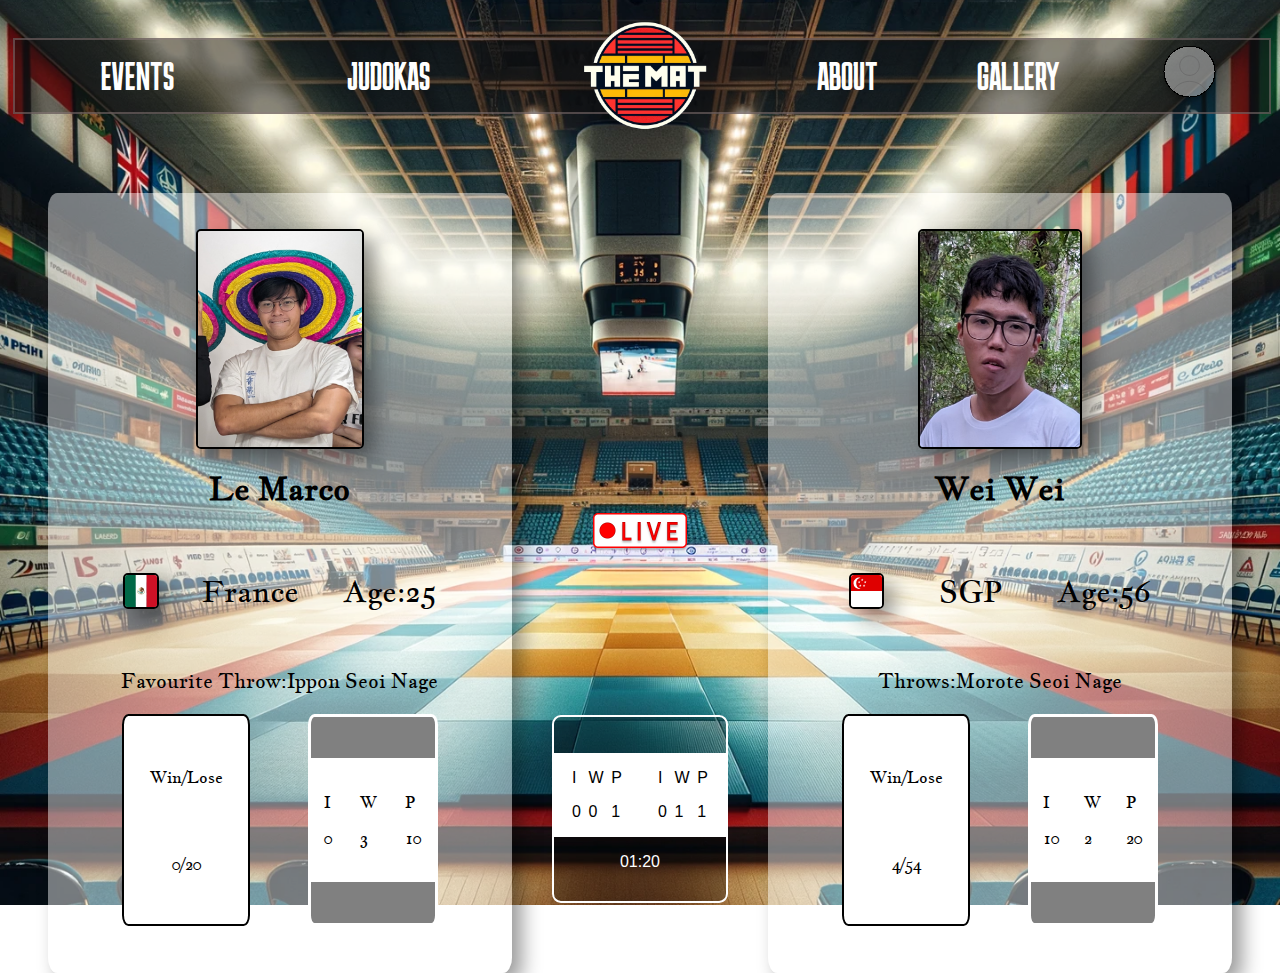
<file: index.html>
<!DOCTYPE html>
<html>
<head>
    <meta charset="UTF-8">
    <meta name="viewport" content="width=device-width, initial-scale=1">
    <title>The MAT</title>
    <link rel="stylesheet" href="css/style.css">
    <link href='https://fonts.googleapis.com/css?family=Karantina' rel='stylesheet'>
    <link href='https://fonts.googleapis.com/css?family=Jacques Francois' rel='stylesheet'>
</head>
<body class="homepage-body">
    <div class="container">
        <div class="header">
            <nav class="navbar">
                <div class="hamburger-menu" onclick="toggleHamburgerMenu()">
                    &#9776;
                </div>
                <div class="dropdown-content">
                    <ul>
                        <li><a href="index.html">HOME</a></li>
                        <li><a href="Events.html">EVENTS</a></li>
                        <li><a href="Judokas.html">JUDOKAS</a></li>
                        <li><a href="About.html">ABOUT</a></li>
                        <li><a href="Gallery.html">GALLERY</a></li>
                        <li><a href="Login.html">ACCOUNT</a></li>
                    </ul>
                </div>
                    <div class="nav_left">
                        <ul>
                            <li><a href="Events.html">EVENTS</a></li>
                            <li><a href="Judokas.html">JUDOKAS</a></li>
                            
                        </ul>
                    </div>
                    <div class="nav_center">
                        
                        <a href="index.html"><img src="./images/logo.png"></a>
                        
                    </div>
                    <div class="nav_right">
                        <ul>
                            <li><a href="About.html">ABOUT</a></li>
                            <li><a href="Gallery.html">GALLERY</a></li>
                            <li><img src="./images/Login.svg" class="menu-icon" id="loginImage" onclick="toggleMenu()"></li>
                        </ul>
                        
                        <!-- <img src="./images/Login.png" class="menu-icon" onclick="toggleMenu()"> -->
                    </div>
                    
            </nav>
        
        </div>
        <div class="Live-Stream">
            <div class="player">
                <div class="player-profile">
                    <img src="./images/Le_Marco.jpg">
                </div>
                <div class = "player-name">
                    <h1>Le Marco</h1>
                </div>
                <div class="player-info">
                    <div class="player-info-box">
                        <div class="country-pic">
                            <img src="./images/countries/mx.svg" class="logo-country" alt="country">
                        </div>
                        <div class="country-name">
                            <p>France</p>
                        </div>
                        <div class="player-age">
                            <p>Age: </p>
                            <p>25</p>
                        </div>
                    </div>
                    <div class="player-throw">
                        <p>Favourite Throw: </p>
                        <p>Ippon Seoi Nage</p>
                    </div>
                    <div class="player-points">
                        <div class="player-streak">
                            <p>Win/Lose</p>
                            <p>0/20</p>
                        </div>
                        <div class="player-streak-score">
                            <div class="player-streak-score-points">
                                <div class="ippon">
                                    <p>I</p>
                                    <p>0</p>
                                </div>
                                <div class="wazari">
                                    <p>W</p>
                                    <p>3</p>
                                </div>
                                <div class="penalty">
                                    <p>P</p>
                                    <p>10</p>
                                </div> 
                            </div>
                        </div>
                        
                    </div>
                </div> 
            </div>

            <div class="info">
                <div class="info-button">
                    <button onclick="showLive()">
                        <img src="./images/LIVE icon.png" alt="Live Button">
                    </button>
                </div>
        
                <div class="score-board">
                    <div class="total-score">
                        <div class="player-score">
                            <div class="ippon">
                                <p>I</p>
                                <p>0</p>
                            </div>
                            <div class="wazari">
                                <p>W</p>
                                <p>0</p>
                            </div>
                            <div class="penalty">
                                <p>P</p>
                                <p>1</p>
                            </div>
                        </div>
                        <div class="player-score">
                            <div class="ippon">
                                <p>I</p>
                                <p>0</p>
                            </div>
                            <div class="wazari">
                                <p>W</p>
                                <p>1</p>
                            </div>
                            <div class="penalty">
                                <p>P</p>
                                <p>1</p>
                            </div>
                        </div>
                    </div>
                    <div class="match-time">
                        <p>01:20</p>
                    </div>
                    
                </div>
            </div>
            <div class="player">
                <div class="player-profile">
                    <img src="./images/Wei_Wei.jpg">
                </div>
                <div class = "player-name">
                    <h1>Wei Wei</h1>
                </div>
                <div class="player-info">
                    <div class="player-info-box">
                        <div class="country-pic">
                            <img src="./images/countries/sg.svg" class="logo-country" alt="country">
                        </div>
                        <div class="country-name">
                            <p>SGP</p>
                        </div>
                        <div class="player-age">
                            <p>Age: </p>
                            <p>56</p>
                        </div>
                    </div>
                    <div class="player-throw">
                        <p>Throws: </p>
                        <p>Morote Seoi Nage</p>
                    </div>
                    <div class="player-points">
                        <div class="player-streak">
                            <p>Win/Lose</p>
                            <p>4/54</p>
                        </div>
                        <div class="player-streak-score">
                            <div class="player-streak-score-points">
                                <div class="ippon">
                                    <p>I</p>
                                    <p>10</p>
                                </div>
                                <div class="wazari">
                                    <p>W</p>
                                    <p>2</p>
                                </div>
                                <div class="penalty">
                                    <p>P</p>
                                    <p>20</p>
                                </div> 
                            </div>
                        </div>
                        
                    </div>
                    <!-- <h2>Live Stream</h2>
                    <iframe width="560" height="315" src="https://www.youtube.com/embed/7J3Z1J1fj6A" frameborder="0" allow="accelerometer; autoplay; encrypted-media; gyroscope; picture-in-picture" allowfullscreen></iframe> -->
                </div> 
            </div>
            <!-- <h2>Live Stream</h2>
            <iframe width="560" height="315" src="https://www.youtube.com/embed/7J3Z1J1fj6A" frameborder="0" allow="accelerometer; autoplay; encrypted-media; gyroscope; picture-in-picture" allowfullscreen></iframe> -->
        </div>
    
    <script src="./js/script.js"></script>
    <script src="./js/login.js"></script>
    <script src="./js/hamburgerMenu.js"></script>


</body>
</html>
</file>
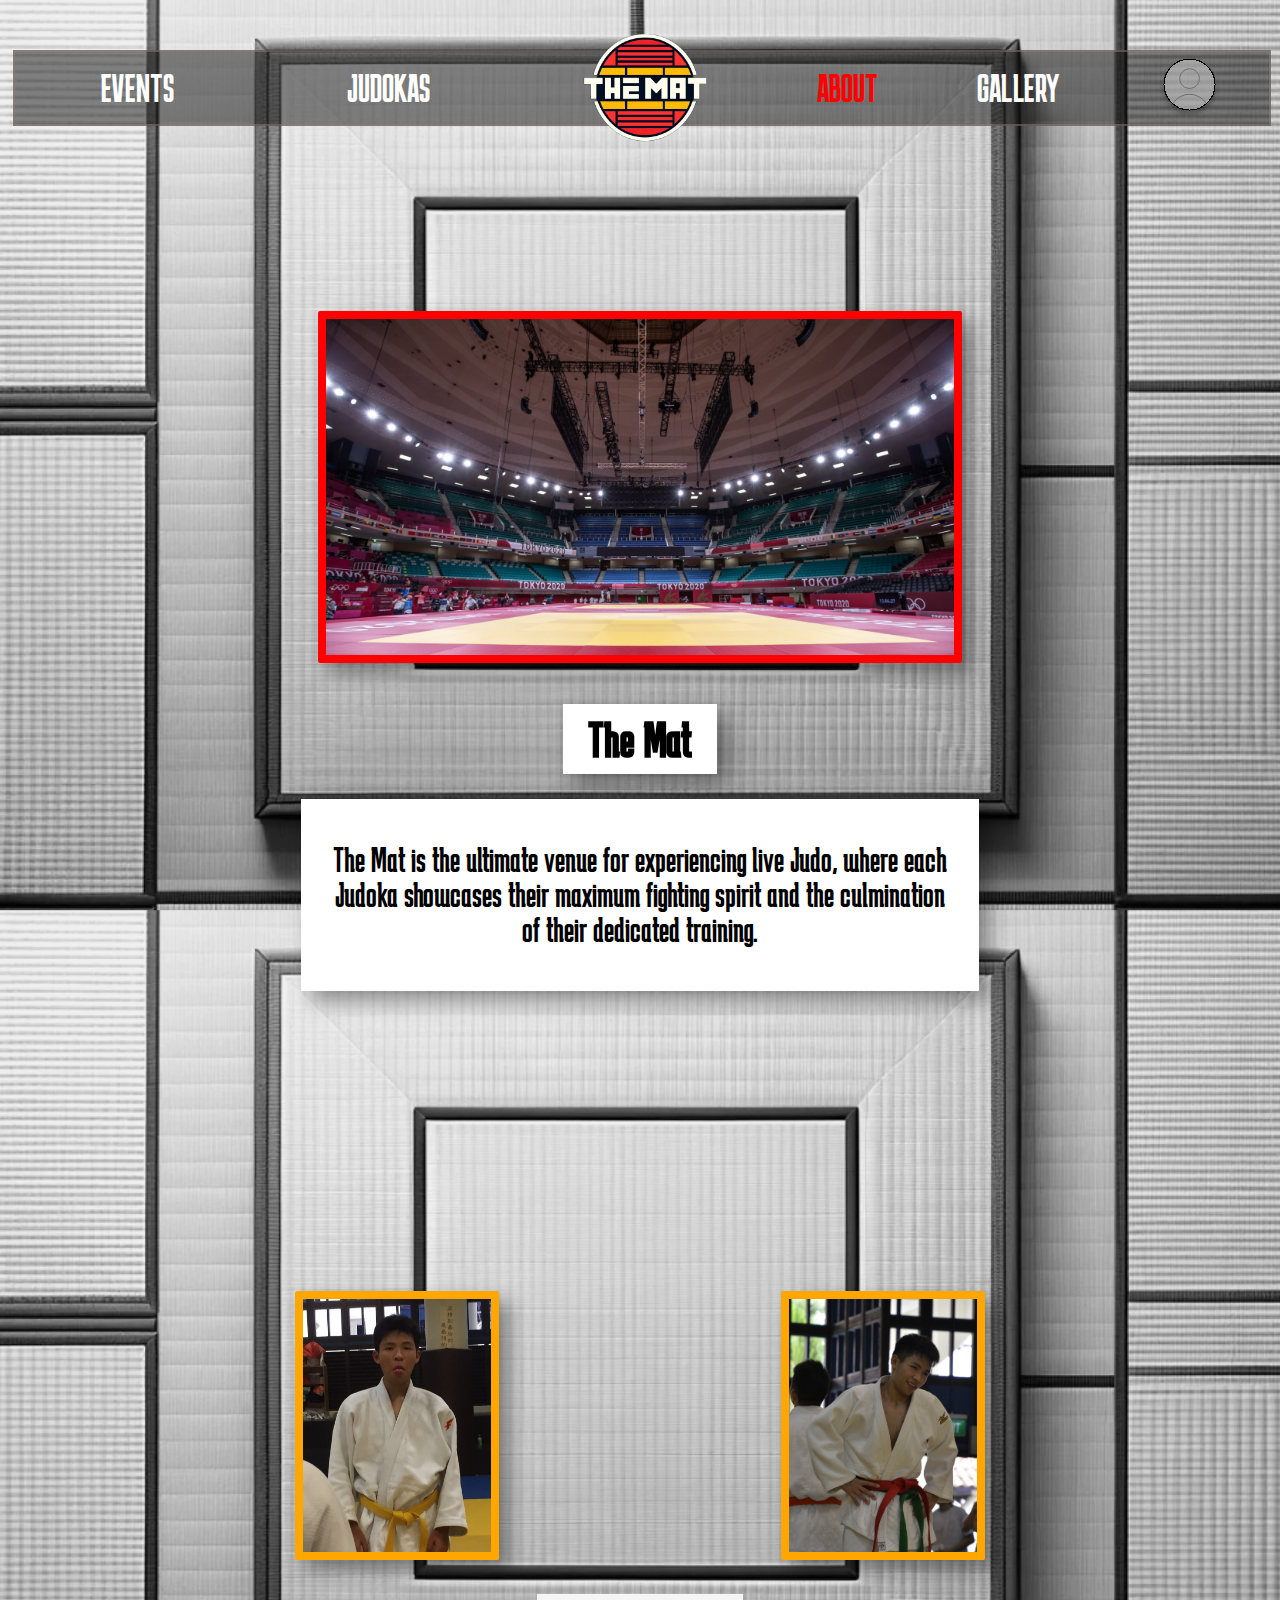
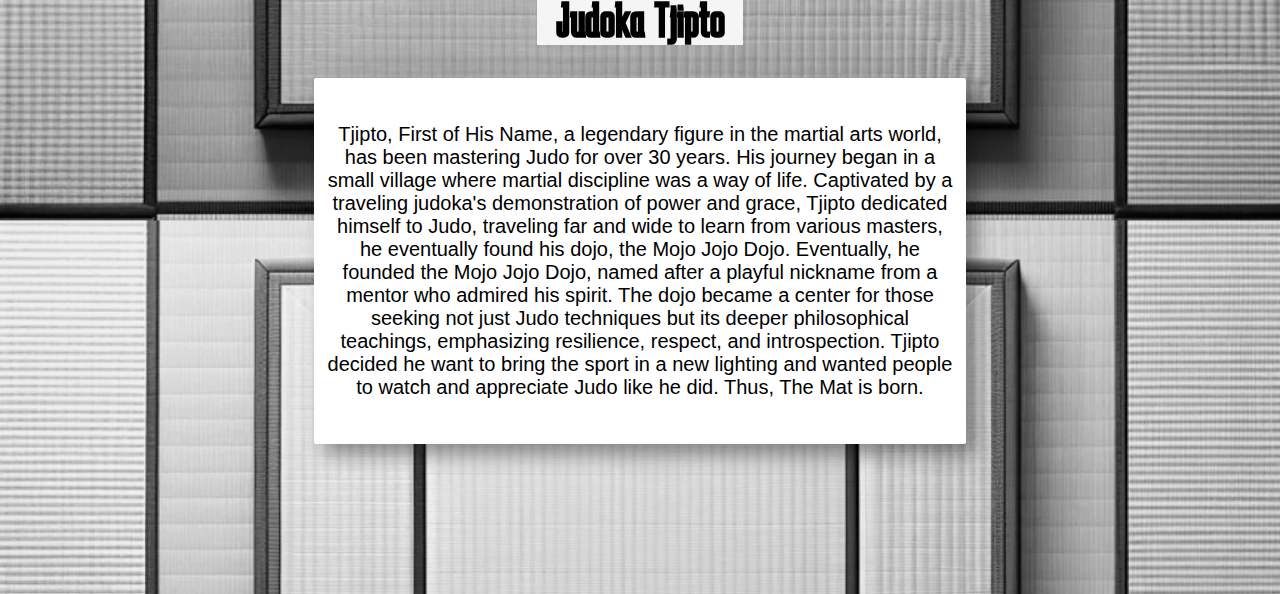
<file: About.html>
<!DOCTYPE html>
<html lang="en">
<head>
    <meta charset="UTF-8">
    <meta name="viewport" content="width=device-width, initial-scale=1">
    <title>About Page</title>
    <link rel="stylesheet" href="css/style.css">
    <link href='https://fonts.googleapis.com/css?family=Karantina' rel='stylesheet'>
    <link href='https://fonts.googleapis.com/css?family=Jacques Francois' rel='stylesheet'>

    

</head>
<body class="about-body">
    
    <div class="container">
        
        <div class="header">
            <nav class="navbar">
                <div class="hamburger-menu" onclick="toggleHamburgerMenu()">
                    &#9776;
                </div>
                <div class="dropdown-content">
                    <ul>
                        <li><a href="index.html">HOME</a></li>
                        <li><a href="Events.html">EVENTS</a></li>
                        <li><a href="Judokas.html">JUDOKAS</a></li>
                        <li><a href="About.html">ABOUT</a></li>
                        <li><a href="Gallery.html">GALLERY</a></li>
                        <li><a href="Login.html">ACCOUNT</a></li>
                    </ul>
                </div>
                    <div class="nav_left">
                        <ul>
                            <li><a href="Events.html">EVENTS</a></li>
                            <li><a href="Judokas.html">JUDOKAS</a></li>
                            
                        </ul>
                    </div>
                    <div class="nav_center">
                        
                        <a href="index.html"><img src="./images/logo.png"></a>
                        
                    </div>
                    <div class="nav_right">
                        <ul>
                            <li><a href="About.html" class="active">ABOUT</a></li>
                            <li><a href="Gallery.html">GALLERY</a></li>
                            <li><img src="./images/Login.svg" class="menu-icon" id="loginImage" onclick="toggleMenu()"></li>
                        </ul>
                        
                        <!-- <img src="./images/Login.png" class="menu-icon" onclick="toggleMenu()"> -->
                    </div>
                    
            </nav>
        
        </div>
        <div class="about-info">

            <div class="about-the-mat">
                <div class="about-the-mat-picture">
                    <img src="./images/Judo_venue_of_the_2020_Summer_Olympics.jpg">
                </div>
                <div class="about-the-mat-title">
                    <h1>The Mat</h1>
                </div>
                <div class="about-the-mat-text" alt="The Mat about">
                    
                    <p>The Mat is the ultimate venue for experiencing live Judo, where each Judoka showcases their maximum fighting spirit and the culmination of their dedicated training.</p>
                </div>
            </div>
            <div class="about-sensei">
                <div class="about-sensei-picture">
                    <img src="./images/yellow belt.jpg">
                    <img src="./images/green belt.JPG">
                </div>
                <div class="about-sensei-title">
                    <h1>Judoka Tjipto</h1>
                </div>
                <div class="about-sensei-text">
                    
                    <p>Tjipto, First of His Name, a legendary figure in the martial arts world, has been mastering Judo for over 30 years. 
                        His journey began in a small village where martial discipline was a way of life. Captivated by a traveling judoka's demonstration of power and grace, Tjipto dedicated himself to Judo, traveling far and wide to learn from various masters, he eventually found his dojo, the Mojo Jojo Dojo. 
                        Eventually, he founded the Mojo Jojo Dojo, named after a playful nickname from a mentor who admired his spirit. 
                        The dojo became a center for those seeking not just Judo techniques but its deeper philosophical teachings, emphasizing resilience, respect, and introspection. Tjipto decided he want to bring the sport in a new lighting and wanted people to watch and appreciate Judo like he did. Thus, The Mat is born.
                    </p>
                </div>
            </div>
            
        </div>
    </div>
    <script src="./js/script.js"></script>
    <script src="./js/login.js"></script>
    <script src="./js/hamburgerMenu.js"></script>


</body>
</html>
</file>
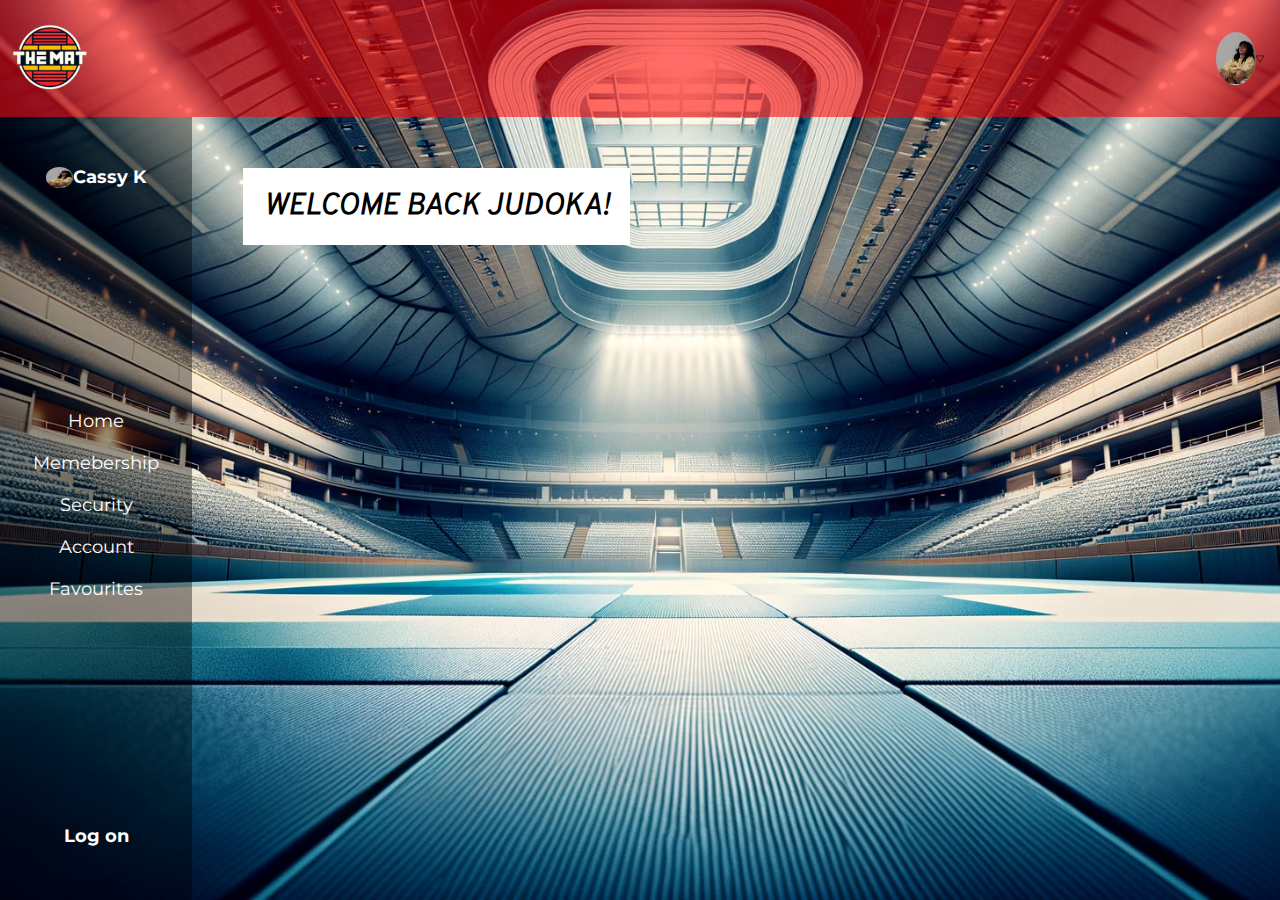
<file: Account.html>
<!DOCTYPE html>
<html>
<head>
    <meta charset="UTF-8">
    <meta name="viewport" content="width=device-width, initial-scale=1">
    <title>Account</title>
    <link rel="stylesheet" href="css/style.css">

    
</head>
<body class="account-body">
    <div class="account-container">

        <div class="account-header">

            <div class="account-logo-section">
                <a href="index.html"><img src="./images/logo.png" class="account-logo"></a>
            </div>

            <div class="account-profile">
                <div class="profile-pic">
                    <img src="./images/players/Cassy_K.jpg" class="account-bubble">
                    <img src="./images/Triangle.png" class="account-tri">
                </div>
        
            </div>
        </div>
        <div class="account-page">
            <div class="account-sidebar">
                <div class="account-sidebar-profile">
                    <img src="./images/players/Cassy_K.jpg" class="account-profile-pic">
                    <h2>Cassy K</h2>
                </div>
                <ul>
                    <li><a href="#" class="active">Home</a></li>
                    <li><a href="#">Memebership</a></li>
                    <li><a href="#">Security</a></li>
                    <li><a href="#">Account</a></li>
                    <li><a href="#">Favourites</a></li>
                </ul>
                <h3>Log on</h3>
            </div>
            <div class="account-content">
                <div class="account-message">
                    <h1>WELCOME BACK JUDOKA!</h1>
                </div>
            </div>
        </div>
    </div>
          

             
        
    
    <script src="./js/script.js"></script>
    <script src="./js/login.js"></script>

</body>
</html>
</file>
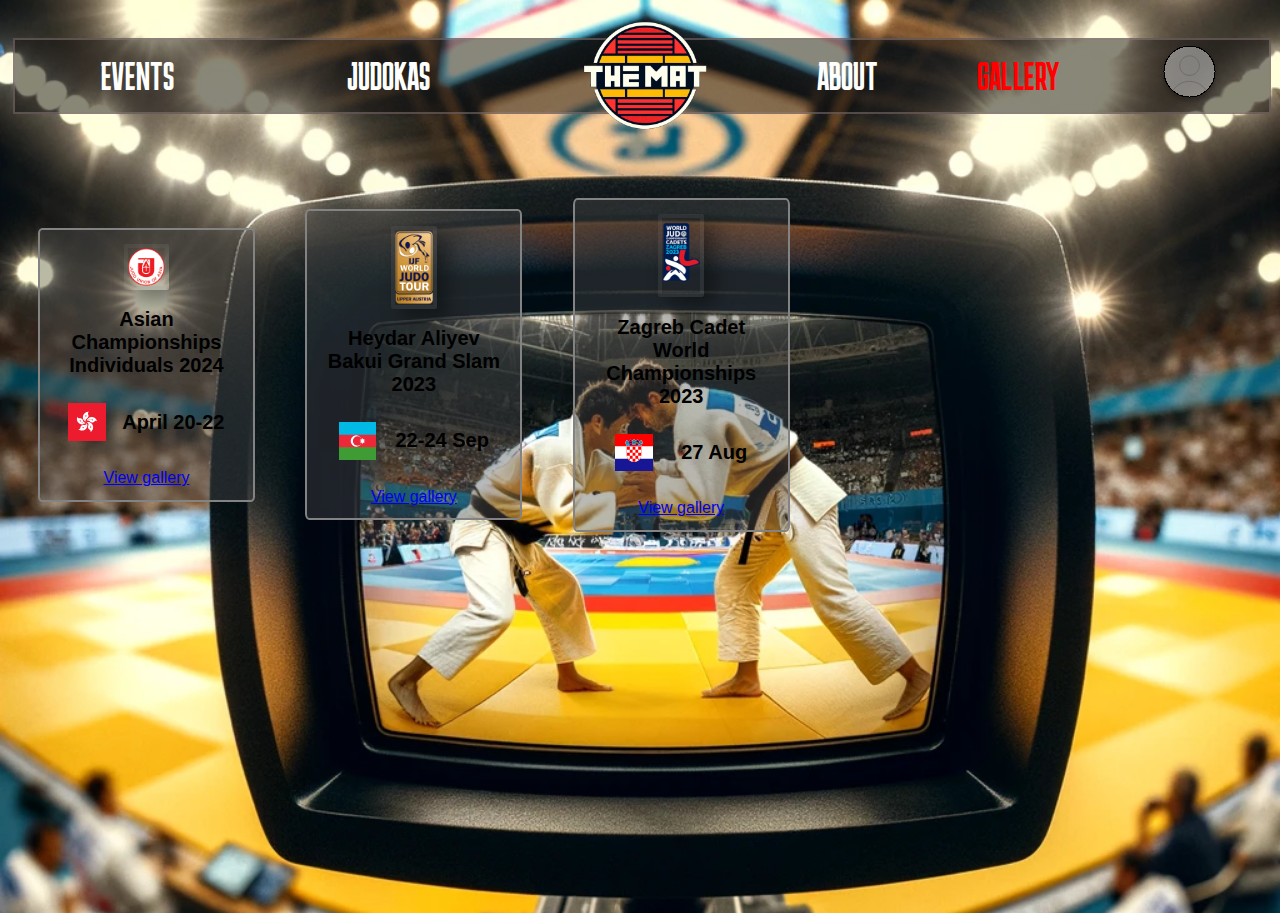
<file: Gallery.html>
<!DOCTYPE html>
<html>
<head>
    <meta charset="UTF-8">
    <meta name="viewport" content="width=device-width, initial-scale=1">
    <title>Judoka Page</title>
    <link rel="stylesheet" href="css/style.css">
    <link href='https://fonts.googleapis.com/css?family=Karantina' rel='stylesheet'>

    
</head>
<body class="gallery-body">
    <div class="container">
        <div class="header">
            <nav class="navbar">
                <div class="hamburger-menu" onclick="toggleHamburgerMenu()">
                    &#9776;
                </div>
                <div class="dropdown-content">
                    <ul>
                        <li><a href="index.html">HOME</a></li>
                        <li><a href="Events.html">EVENTS</a></li>
                        <li><a href="Judokas.html">JUDOKAS</a></li>
                        <li><a href="About.html">ABOUT</a></li>
                        <li><a href="Gallery.html">GALLERY</a></li>
                        <li><a href="Login.html">ACCOUNT</a></li>
                    </ul>
                </div>
                    <div class="nav_left">
                        <ul>
                            <li><a href="Events.html">EVENTS</a></li>
                            <li><a href="Judokas.html">JUDOKAS</a></li>
                            
                        </ul>
                    </div>
                    <div class="nav_center">
                        
                        <a href="index.html"><img src="./images/logo.png"></a>
                        
                    </div>
                    <div class="nav_right">
                        <ul>
                            <li><a href="About.html">ABOUT</a></li>
                            <li><a href="Gallery.html" class="active">GALLERY</a></li>
                            <li><img src="./images/Login.svg" class="menu-icon" id="loginImage" onclick="toggleMenu()"></li>
                        </ul>
                        
                        <!-- <img src="./images/Login.png" class="menu-icon" onclick="toggleMenu()"> -->
                    </div>
                    
            </nav>
        
        </div>
        <div class="gallery-page">
           <!-- JavaScript -->
        </div>
                    
        
    
    <script src="./js/gallery.js"></script>
    <script src="./js/login.js"></script>
    <script src="./js/hamburgerMenu.js"></script>

</body>
</html>
</file>
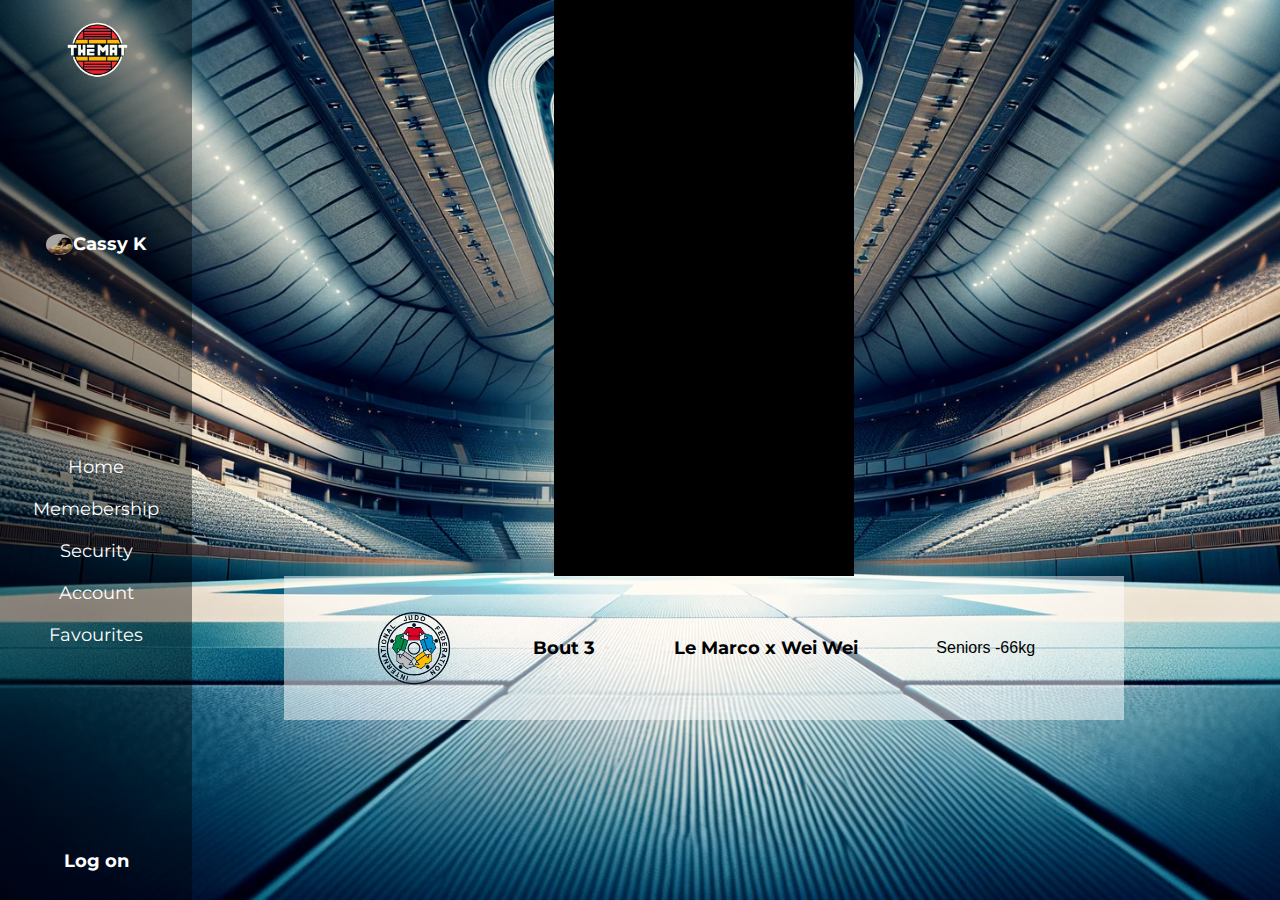
<file: Live.html>
<!DOCTYPE html>
<html>
<head>
    <meta charset="UTF-8">
    <meta name="viewport" content="width=device-width, initial-scale=1">
    <title>Account</title>
    <link rel="stylesheet" href="css/style.css">

    
</head>
<body class="account-body">
    <div class="account-container">

        
        <div class="account-page">
            
            <div class="account-sidebar">
                <div class="account-logo-section">
                    <a href="index.html"><img src="./images/logo.png" class="account-logo"></a>
                    
                </div>
                <div class="spacer"></div>
                <div class="account-sidebar-profile">
                    <img src="./images/players/Cassy_K.jpg" class="account-profile-pic">
                    <h2>Cassy K</h2>
                </div>
                <ul>
                    <li><a href="#" class="active">Home</a></li>
                    <li><a href="#">Memebership</a></li>
                    <li><a href="#">Security</a></li>
                    <li><a href="#">Account</a></li>
                    <li><a href="#">Favourites</a></li>
                </ul>
                <h3>Log on</h3>
            </div>
            <div class="live-content">
                <div class="live-video">
                    <iframe  src="https://www.youtube.com/watch?v=lChIsYoLne0" title="YouTube video player" frameborder="0" allow="accelerometer; autoplay; clipboard-write; encrypted-media; gyroscope; picture-in-picture" allowfullscreen></iframe>
                </div>
                <div class="live-info">
                    <img src="./images/logo/ijf_logo_300.png" class="live-logo">
                    <h2>Bout 3</h2>
                    <h2>Le Marco x  Wei Wei</h2>
                    <p> Seniors -66kg</p>

                </div>
            </div>
        </div>
    </div>
          

             
        
    
    <script src="./js/script.js"></script>
    <script src="./js/login.js"></script>

</body>
</file>
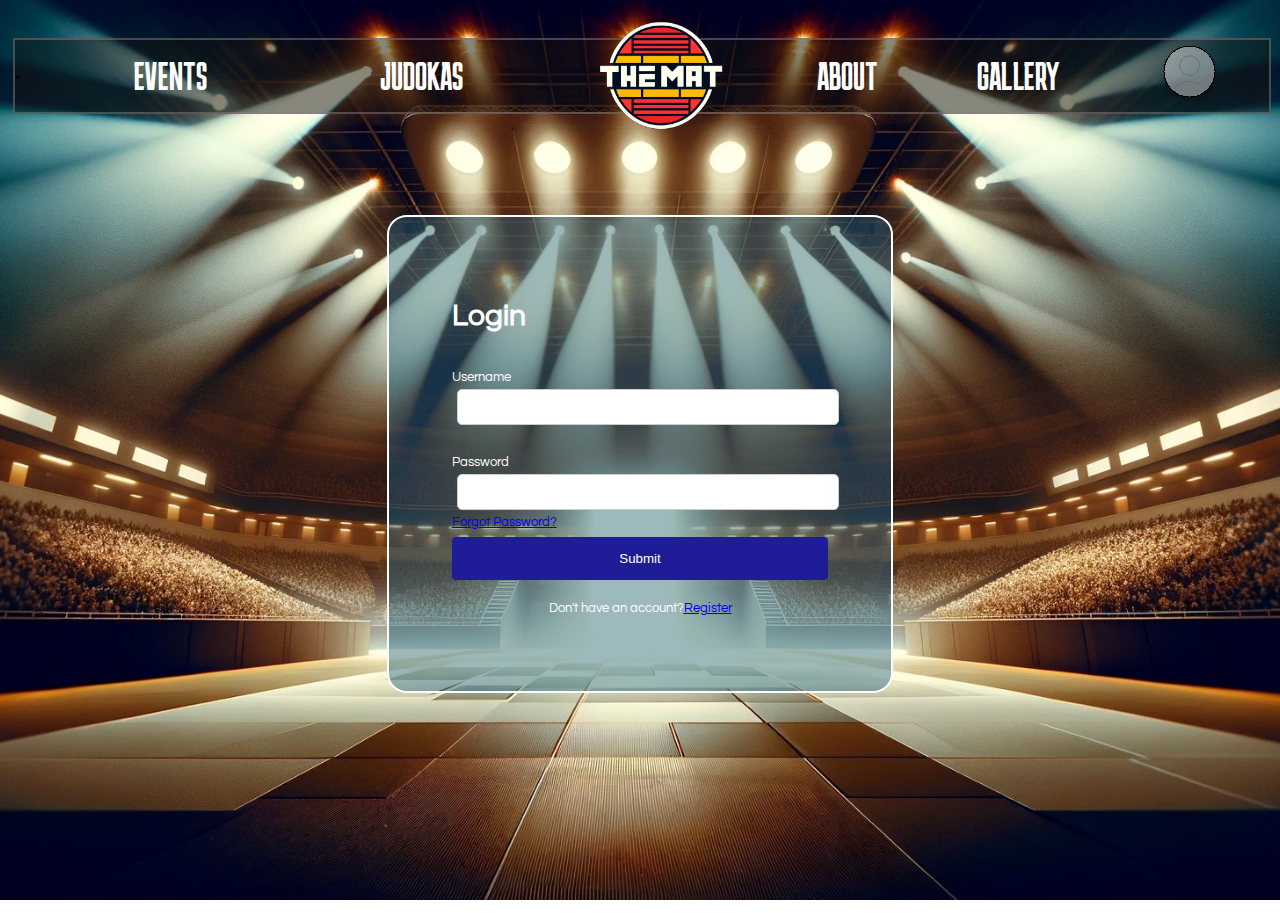
<file: Login.html>
<!DOCTYPE html>
<html lang="en">
<head>
    <meta charset="UTF-8">
    <meta name="viewport" content="width=device-width, initial-scale=1">
    <title>Login Page</title>
    <link rel="stylesheet" href="css/style.css">
    <link href='https://fonts.googleapis.com/css?family=Karantina' rel='stylesheet'>
    <link href='https://fonts.googleapis.com/css?family=Jacques Francois' rel='stylesheet'>

    

</head>
<body class="login-body">

    <div class="container">
        <div class="header">
            <nav class="navbar">
                <<div class="hamburger-menu" onclick="toggleHamburgerMenu()">
                    &#9776;
                </div>
                <div class="dropdown-content">
                    <ul>
                        <li><a href="index.html">HOME</a></li>
                        <li><a href="Events.html">EVENTS</a></li>
                        <li><a href="Judokas.html">JUDOKAS</a></li>
                        <li><a href="About.html">ABOUT</a></li>
                        <li><a href="Gallery.html">GALLERY</a></li>
                        <li><a href="Login.html">ACCOUNT</a></li>
                    </ul>
                </div>
                    <div class="nav_left">
                        <ul>
                            <li><a href="Events.html">EVENTS</a></li>
                            <li><a href="Judokas.html">JUDOKAS</a></li>
                            
                        </ul>
                    </div>
                    <div class="nav_center">
                        
                        <a href="index.html"><img src="./images/logo.png"></a>
                        
                    </div>
                    <div class="nav_right">
                        <ul>
                            <li><a href="About.html">ABOUT</a></li>
                            <li><a href="Gallery.html">GALLERY</a></li>
                            <li><img src="./images/Login.svg" class="menu-icon" id="loginImage" onclick="toggleMenu()"></li>
                        </ul>
                        
                        <!-- <img src="./images/Login.png" class="menu-icon" onclick="toggleMenu()"> -->
                    </div>
            </nav>
        
        </div>
        <div class="login-info">
            <div class="login-form">
                <h1>Login</h1>
                <form action="Account.html" method="post">
                    
                        <label for="username">Username</label>
                        <input type="text" name="username" id="username" required>
                        <label for="password">Password</label>
                        <input type="password" name="password" id="password" required>
                        <a href="ForgotPassword.html">Forgot Password?</a>
                        <input type="submit" value="Submit">
                        <p>Don't have an account? <a href="Register.html">Register</a></p>
                </form>
            </div>
        </div>
    </div>
    <script src="./js/script.js"></script>
    <script src="./js/hamburgerMenu.js"></script>

</body>
</html>
</file>
<file: css/style.css>
@font-face { font-family: Karatina; src: url('/fonts/Karantina/Karantina-Regular.ttf'); }
@font-face { font-family: Karatina-bold; src: url('/fonts/Karantina/Karantina-Bold.ttf'); } 

@font-face { font-family: Kulim Park; src: url('/fonts/KulimPark-Regular.ttf'); } 
@font-face { font-family: Overpass ita; src: url('/fonts/Overpass-LightItalic.ttf'); } 
@font-face { font-family: Monto; src: url('/fonts/Montserrat-VariableFont_wght.ttf'); } 

@font-face { font-family: Questrial; src: url('/fonts/Questrial-Regular.ttf'); } 


body,h1 {font-family: "Raleway", sans-serif}
body, html {height: 100%}

.homepage-body {
  background-image: url("../images/Homepage.png");
  
  background-position: center;
  background-size: cover;
  background-attachment: fixed;
  background-repeat: no-repeat;
  /* overflow: hidden; */

}

.container{
    display: block;
    margin: 1vw;
    height: 100%;}
.header {
    display: inline-block;
    
    /* background-color: #f1f1f1; */
    /* padding: 2vh; */
    margin-top: 2%;
    margin-bottom: 5%;
    width: 100%;
    height: 8%
    

}


.navbar li a {
    text-decoration: none;
    color: white;
  }

.navbar{
    display: flex;
    align-items: center;
    justify-content: space-between;
    /* flex-direction: vertical; */
    /* height: 300px; */
    /* border: #333;
    background-color: #333; */
    top: 10;
    height: 100%;
    width: 100%;
    z-index: 1;
    font-family: 'Karantina';
    border: 2px solid rgba(141, 124, 124, 0.5); /* Adjust the alpha value (0.5 in this case) for the desired border opacity */
    background-color: rgba(18, 16, 16, 0.5); /* Adjust the alpha value (0.5 in this case) for the desired background opacity */
    z-index: 3
    
}
.navbar li a.active {
    
    color: red; /* Change to your desired active color */
}

.navbar a:hover {
    color: #ffc60b; /* Change to your desired hover color */
}


/* .general_nav a {
    float: center;
    display: flex;
    justify-content: center;
    color: #f2f2f2;
    text-align: center;
    padding: 5px 5px;
    text-decoration: none;
    font-size: 14px;
} */
.nav_left{
    height: 100%;
    width: 40%;
    
    /* background-color: rgb(255, 0, 0); */

}
.nav_left ul{
    font-size: 250%;
    height: 100%;
    /* max-font-size: 7vw; */
    justify-content: space-around;
    align-items: center;
}
.nav_right{
    
    height: 100%;
    width: 40%;
    /* background-color: rgb(221, 255, 0); */
}
.nav_right ul img{
    display: flex;
    justify-content:center;
    align-items:center;
    
    height: 100%;
    width: auto;
    /* padding-top: 20%; */
    /* background-color: rgb(221, 255, 0); */
}
.nav_right ul{
    height: 100%;
    font-size: 250%;
    /* max-font-size: 7vw; */
    justify-content: space-around;
    align-items: center;
    
}
/* .nav_center{
    width: 20%;
    
    align-content: center;
    justify-items: center;
    background-color: green;
    
    z-index: 3;
} */

.navbar img {
    
    width: 50vw;
    max-width:10em;
    /* height: 20vw; */
    height: 100%;
    z-index: 3;
}
.navbar ul{
    display: flex;
    margin: 0;
    padding: 0;
    list-style-type: none;
    
    
}
.navbar ul li{
    align-items: center;
}

/* Default styles for larger screens */
.nav_left ul, .nav_right ul {
    display: flex;
}

/* Hamburger menu hidden by default */
.hamburger-menu {
    display: none;
    font-size: 2em;
    cursor: pointer;
}

/* Styles for smaller screens */
@media (max-width: 768px) {
    .nav_left ul, .nav_right ul {
        display: none;
        flex-direction: column;
        width: 100%;
    }
    .nav_left ul.active, .nav_right ul.active {
        display: flex;
    }
    .hamburger-menu {
        display: block;
        color: white;
        padding: 10px;
    }
}
.dropdown-content {
    display: none;
    position: absolute;
    top: 60px; /* Adjust based on your navbar height */
    left: 10px; /* Aligns with the hamburger menu */
    background-color: rgba(18, 16, 16, 0.9); /* Background color of dropdown */
    border-radius: 5px;
    box-shadow: 0 8px 16px rgba(0, 0, 0, 0.3);
    z-index: 5;
}
.dropdown-content ul {
    list-style-type: none;
    margin: 0;
    padding: 0;
    display: flex;
    flex-direction: column;
}

.dropdown-content ul li {
    padding: 12px 16px;
}

.dropdown-content ul li a {
    color: white;
    text-decoration: none;
    display: block;
}

.dropdown-content ul li a:hover {
    background-color: #575757; /* Change background on hover */
}

/* Styles for smaller screens */
@media (max-width: 768px) {
    .nav_left ul, .nav_right ul {
        display: none;
    }
    .hamburger-menu {
        display: block;
        color: white;
        padding: 10px;
    }
}
/* Players */
.Live-Stream{
    display: flex;
    flex-direction: row;
    justify-content: space-around;
    /* background-color: rgba(8, 7, 8, 0.288); */
    padding:20px;
    height: 80%;
    
}
.player{
    display: flex;
    flex-direction: column;
    font-family: 'Jacques Francois';

    width: 33.33%;
    height:100%;
    border-radius: 2%;
    box-shadow: inset;
    padding: 30px;
    background-color: rgba(255, 255, 255, 0.452);
    /* Blur Effect on border */
    box-shadow: 10px 10px 20px 0 rgba(0, 0, 0, 0.4);
}
.player-profile{
    display: flex;
    justify-content: center;
    align-items: center;
    margin-top: 2%;
    height: 30%;
    
    
}
.player img{
    width: auto;
    height: 100%;
    border: 2px solid black;
    box-shadow: 10px 10px 20px 0 rgba(0, 0, 0, 0.4);
    border-radius: 5px;

}
.player-name{
    display: flex;
    justify-content: center;
    height: 10%;

}
.player-name h1{
    font-family: 'Jacques Francois';
}
.player-info{
    display: flex;
    flex-direction: column;
    justify-content: space-around;

    height: 60%;
    background-color: rgba(255, 255, 255, 0);
    border-radius: 3%;
    margin: 2%;
    padding: 2%;
    

}
.player-info-box{
    display: flex;
    flex-direction: row;
    justify-content: space-around;
    align-items: center;
    font-size: 30px;
    /* background-color: white; */
    height: 30%;
    margin: 0%;
    padding: 2%;
    
}

.country-pic{
    display: flex;
    width: 10%;
}

.player-info-box img{
    width: 100%;
    height: auto;
    border: 2px solid black;
    box-shadow: 10px 10px 20px 0 rgba(0, 0, 0, 0.4);
    border-radius: 5px;
}
.player-age{
    display: flex;
    flex-direction: row;
}
.player-streak-score{
    display: flex;
    justify-content: space-around;
    align-items: center;
    width: 33.33%;
    background-color: grey;
    border: 3px solid white;
    border-radius: 5%;
}
.player-streak-score-points{
    display: flex;
    flex-direction: row;
    justify-content: space-around;
    align-items: center;
    width: 100%;
    height: 60%;
    background-color: white;
    
}

.player-throw{
    display: flex;
    flex-direction: row;
    justify-content: center;
    font-size: 20px;
}

/* Players Points */
.player-points{
    display: flex;
    flex-direction: row;
    justify-content: space-around;
    height: 100%;
    
}


@media (max-width: 768px) {
    .player-points {
        display: none; /* Hide the element when screen width is 768px or less */
    }
    
}


@media (max-width: 500px) {
    .player-throw{
        display: none;
    }
    .player-info-box{
        display: none;
    }
    .info .score-board{
        display: none;
    }
    .player{
        height: 60%;
    }
    
}
.player-streak{
    display: flex;
    flex-direction: column;
    justify-content: space-evenly;
    align-items: center;
    width: 33.33%;
    background-color: white;
    border: 2px solid black;
    border-radius: 5%;
}


/* Score info board */
.info{

    display: flex;
    flex-direction: column;
    /* align-content: flex-end; */
    justify-content: flex-end;
    

    
    height: 100%;
    
}
.info-button{
    height: 20%;
    width: 100%;
}

button {
    height: 20%;
    border: none;
    padding: 0;
    background: none;
    cursor: pointer; /* Ensure cursor changes to pointer on hover */
}


.info img{
    width: 50%;
}
.score-board{
    height: 20%;
    display: flex;
    flex-direction: column;
    justify-content: center;
    background-color: rgba(0, 0, 0, 0.295);
    border: 2px solid #ffffff;
    border-radius: 5%;
    padding-top: 10;
    margin:10px;
    margin-top: 30%;
    padding-top: 20%;
}
.total-score{
    display: flex;
    flex-direction: row;
    justify-content: space-around;
    /* margin: 2% ; */
    background-color: white;
}
.player-score{
    display: flex;
    flex-direction: row;
    justify-content: space-around;
    width: 33.33%;
    background-color: white;
}

.match-time{
    color: #ffffff;
    text-align: center;
    padding-bottom: 10%;
}

/* Login page */


.login-body{
    
    background-image: url("../images/Login.webp");
  
    background-position: center;
    background-size: cover;
    background-attachment: fixed;
    background-repeat: no-repeat;
    /* overflow: hidden; */
}

.login-info{
    display: flex;
    flex-direction: row;
    justify-content: space-around;
    align-items: center;
    height: 50%;
    margin-top:8%;
    padding-bottom: 5%;
    /* width: 50%; */
}
.login-form{
    display: flex;
    flex-direction: column;
    justify-content: space-evenly;
    align-items: flex-start;
    /* align-items: center; */
    
    width: 30%;
    color: #ffffff;
    font-family: 'Questrial';
    font-size: small;

    padding: 5%;
    padding-top: 5%;
    /* margin-top: 10%; */
    margin-bottom: 7%;
    background-color: rgba(34, 98, 128, 0.445);
    border: 2px solid #ffffff;
    border-radius: 4%;
    
}

.login-form h1{
    display: flex;
    justify-items: center;
    align-items: flex-start;
    color: #ffffff;
    width: 100%;
    height: 20%;

    font-size: 30px;
    font-family: 'Questrial';
    text-align: center;

    padding-bottom: 5%;
    
}

/* .form-group{

    display: flex;
    flex-direction: column;
    justify-content: space-evenly;
    align-items: flex-start;
    
    color: #ffffff;
    font-size: 10px;
    height: 20%;
    width: 100%;
    
    
    
    
    
} */


.login-form input[type="text"] {
    
    width: 100%;
    height: 30px; /* Adjust the height of the input box */
    padding: 2px; /* Adjust the padding inside the input box */
    margin: 5px;
    margin-bottom: 30px;
    border: 1px solid #ccc; /* Adjust the border of the input box */
    border-radius: 5px; /* Adjust the border radius of the input box */
}

.login-form input[type="password"] {
    
    width: 100%;
    height: 30px; /* Adjust the height of the input box */
    padding: 2px; /* Adjust the padding inside the input box */
    margin: 5px;
    
    border: 1px solid #ccc; /* Adjust the border of the input box */
    border-radius: 5px; /* Adjust the border radius of the input box */
}

.login-form input[type=submit] {
    width: 100%;
    background-color: #1e1c97;
    color: white;
    padding: 14px 20px;
    margin: 8px 0;
    
    border: none;
    border-radius: 4px;
    cursor: pointer;
}

.login-form input[type=submit]:hover {
    background-color: #3d00e4;
}

.login-form p{
    display: flex;
    justify-content: center;
    align-items: center
}


/* About Page */

.about-body .header{
    padding-top: 1%;
    /* margin: 0 0 40% 0; */
}
.about-body{
    
    background-image: url("../images/dark-about.png");
  
    /* background-position: center; */
    background-size: cover;
    background-attachment: scroll;
    background-repeat: repeat;
    /* overflow: hidden; */
}

.about-info{
    display: flex;
    flex-direction: column;
    justify-content: space-evenly;
    align-items: center;
    height: 100%;
    width: 100%;
    margin-top:8%;
    padding-bottom: 5%;
    /* width: 50%; */
    
}

.about-the-mat {
    display: flex;
    flex-direction: column;
    justify-content: space-evenly;
    align-items: center;

    width: 100%;
    height: auto;
    padding: 10px 0 150px 0;
    /* margin: 1 0 0 0; */
    
    
    
}
.about-the-mat-picture{
    display: flex;
    justify-content: center;
    align-items: center;
    width: 100%;
    height: 60%;
    

}
.about-the-mat img{
    height: auto;
    width: 50%;
    height: auto;
    border: 8px solid red;
    box-shadow: 10px 10px 20px 0 rgba(0, 0, 0, 0.4);
    border-radius: 2px;
}
.about-info h1 {
    font-family: karatina;
    font-size: 50px;
}
/* For tablets */
@media screen and (max-width: 768px) {
    .about-info h1 {
        font-size: 2.5em;
    }
    .about-info p {
        font-size: 0.7em;
    }
}

/* For mobile phones */
@media screen and (max-width: 480px) {
    .about-the-mat h1 {
        font-size: 2em;
    }
    .about-info p {
        font-size: 0.7em;
    }
    
}


.about-the-mat-title{
    display: flex;
    justify-content: center;
    align-items: center;
    width: auto;
    height: 10%;
    background-color: white;
    margin: 2% 0 2% 0;
    
    padding: 0 2% 0 2%;
    box-shadow: 10px 10px 20px 0 rgba(0, 0, 0, 0.4);
}

.about-the-mat-text{
    display: flex;
    flex-direction: column;
    justify-content: center;
    align-items: flex-start;
    width: 50%;
    height: 30%;
    
    padding: 0 2% 0 2%;

    font-family: karatina;
    font-size: 35px;
    text-align: center;

    background-color: white;
    border: #ffffff1f;
    box-shadow: 10px 10px 20px 0 rgba(0, 0, 0, 0.4);

}
.about-the-mat-text {
    display: flex;
    flex-direction: column;
    justify-content: center;
    align-items: flex-start;
    width: 50%;
    height: 30%;
    padding: 0 2% 0 2%;
    font-family: karatina;
    font-size: 2.1875em; /* This is 35px if the base font size is 16px */
    text-align: center;
    background-color: white;
    border: #ffffff1f;
    box-shadow: 10px 10px 20px 0 rgba(0, 0, 0, 0.4);
}

/* For tablets */
@media screen and (max-width: 768px) {
    .about-the-mat-text {
        width: 70%;
        font-size: 1.875em; /* Adjust as needed */
    }
}

/* For mobile phones */
@media screen and (max-width: 480px) {
    .about-the-mat-text {
        width: 90%;
        font-size: 1.5625em; /* Adjust as needed */
    }
}
.about-sensei img{
    height: auto;
    width: 15%;
    height: auto;
    border: 8px solid rgb(255, 166, 1);
    box-shadow: 10px 10px 20px 0 rgba(0, 0, 0, 0.4);
    border-radius: 2px;
}
.about-sensei{
    display: flex;
    flex-direction: column;
    justify-content: space-evenly;
    align-items: center;

    width: 100%;
    height: auto;
    padding: 150px 0 150px 0;
}

.about-sensei-picture{
    display: flex;
    flex-direction: row;
    justify-content: space-evenly;
    align-items: center;
    width: 100%;
    height: 60%;
}
.about-sensei h1 {
    font-family: karatina;
    font-size: 50px;
    background-color: whitesmoke;
    padding: 0 5% 0 5%;
}

.about-sensei-title{
    display: flex;
    justify-content: center;
    align-items: center;
    height: auto;
    width: 30%;
}

.about-sensei-text {
    display: flex;
    flex-direction: column;
    justify-content: center;
    align-items: flex-start;
    width: 50%;
    height: auto;
    
    padding: 0 2% 0 2%;

    font-weight: 2px;
    font-size: 20px;
    text-align: center;

    padding: 2% 1% 2% 1%;
    border-radius: 2px;
    background-color: white;
    border: #ffffff1f;
    box-shadow: 10px 10px 20px 0 rgba(0, 0, 0, 0.4);
}

/* Judoka page */

.judoka-body {
    background-image: url("../images/Judokas.webp");
    
    background-position: center;
    background-size: cover;
    background-attachment: fixed;
    background-repeat: no-repeat;
    /* overflow: hidden; */
  
}

.judoka-card{
    display: flex;
    flex-direction: column;
    
    justify-content: space-around;
    
    align-items: center;

    width: 12%;
    height: 20%;

    text-align: center;
    padding: 2% 0 2% 0;
    border-radius: 2%;
    border: 2px solid #838383;
    background-color: rgba(78, 78, 78, 0.39);

    margin: 2%;
    
    cursor: pointer;
    transition: 0.3s;
    &:hover {
        transform: scale(1.05);
        background-color: rgba(78, 78, 78, 0.7);
    }
}

.judoka-profile{
    display: flex;
    justify-items: center;
    height: auto;
    width: 50%;
    height: auto;
    border: 4px solid rgba(128, 128, 128, 0.137);
    box-shadow: 10px 10px 20px 0 rgba(0, 0, 0, 0.4);
    border-radius: 2px;
}

.judoka-info {
    display: flex;
    flex-direction: column;
    justify-content: center;
    align-items: center;

    width: 100%;

    /* font-size: 300%; */
}
.judoka-country {
    display: flex;
    justify-items: center;
    align-items: center;
    height: auto;
    width: 15%;
    height: auto;
    border: 4px solid rgb(128, 128, 128);
    box-shadow: 10px 10px 20px 0 rgba(0, 0, 0, 0.4);
    border-radius: 2px;
}
.judoka-page{
    display:flex;
    flex-direction: column;
    align-items: center;


    width: 100%;
    height: auto;
    padding: 1% 0 1% 0;
    background-color: rgba(78, 78, 78, 0.39);
    
}
.judoka-judokas{
    display: flex;

    ;
    flex-direction: row;
    flex-wrap: wrap;
    justify-content: space-around;
    height: 100%;
}
.judoka-filter{
    display: flex;
    justify-content: center;
    align-items: center;
    

    width: 90%;

    padding: 10px;
    background-color: rgba(107, 107, 107, 0.329);
}

.judoka-filter input[type="text"] {
    
    background-image: url('/css/searchicon.png'); /* Add a search icon to input */
    background-position: 10px 12px; /* Position the search icon */
    background-repeat: no-repeat; /* Do not repeat the icon image */
    width: 15%; /* Full-width */
    font-size: 16px; /* Increase font-size */
    padding: 10px 20px 10px 10px; /* Add some padding */
    border: 1px solid #ddd; /* Add a grey border */
    /* margin-bottom: 12px;  */
    border-radius: 3px;
}
.judoka-filter label{
display: flex;
justify-content: center;
align-items: center;
font-size: 20px;
color: white;
padding: 0 2% 0 2%;
}


/* ----------------------------------------- Testing here ----------------------------------------- */

.event-body {
    background-image: url("../images/Homepage.png");
    
    background-position: center;
    background-size: cover;
    background-attachment: fixed;
    background-repeat: no-repeat;
    /* overflow: hidden; */
    .event-page{
        display:flex;
        flex-direction: column;
        align-items: center;
    
    
        width: 100%;
        height: auto; 
        padding: 1% 0 1% 0;
        background-color: rgba(78, 78, 78, 0.39);

        .event-filter{
            display: flex;
            justify-content: center;
            align-items: center;
            width: 90%;
            padding: 10px;
            background-color: rgba(107, 107, 107, 0.329);
        }

        .event-filter input[type="text"] {
    
            background-image: url('/css/searchicon.png'); /* Add a search icon to input */
            background-position: 10px 12px; /* Position the search icon */
            background-repeat: no-repeat; /* Do not repeat the icon image */
            width: 15%; /* Full-width */
            font-size: 16px; /* Increase font-size */
            padding: 10px 20px 10px 10px; /* Add some padding */
            border: 1px solid #ddd; /* Add a grey border */
            /* margin-bottom: 12px;  */
            border-radius: 3px;
        }
        .event-filter label{
            display: flex;
            justify-content: center;
            align-items: center;
            font-size: 20px;
            color: white;
            padding: 0 2% 0 2%;
        }

        .event-events{
            display: flex;
            flex-direction: column;
            align-items: flex-start;

        }
        .event-info-location{
            display: flex;
            flex-direction: row;
            justify-content: space-evenly;
            align-items: center;
            width: 90%;
            height: auto;

            margin: 1%;
            font-family: Kulim Park;
            color: white;
            background-color: rgba(7, 7, 7, 0.39);
        }
        
        

    }
    
    .event-information{
        display: flex;
        flex-direction: column;
        
        /* justify-content: space-between; */
        align-items: flex-start;
        
        /* background-color: #1e1c97; */
        height: 100%;
        width: 90%;

        
        ;
        .event-card{
            display: flex;
            flex-direction: row;
            justify-content: space-around;

            width: 100%;
            height: 20%;

            margin: 0% 0 2% 0;
            background-color: rgba(255, 166, 0, 0.378);
        }
        .event-logo{
            display: flex;
            justify-content: center;
            align-items: center;
            width: 10%;
            padding: 1%;
        }
        
        .event-name{
            
            width: 25%;
            
            font-size: 12px;
        }
        .event-country{
            display: flex;
            justify-items: center;
            align-items: center;
            width: 15%;
        }
        
        .event-date{
            width: 20%;
            font-size: 1vw;

        }
        .event-card img {
            display: flex;
            justify-items: center;
            align-items: center;
            width: 70px;
            /* height: 20%; */
            /* min-width: 70px; */
        }
        .event-country img{
            width: 20%;
        }
        /* @text */
        @media (max-width: 500px) {
            .event-logo img {
                display: none;
            }
        }
        @media (max-width: 500px) {
            .event-country img {
                display: none;
            }
        }
    }
    
}

.event-card:hover {
    transition: 0.3s;
    transform: scale(1.05);
    background-color: rgba(255, 166, 0, 0.678);
}

/* ----------------------------------------- Gallery Page ----------------------------------------- */

.gallery-body {
    background-image: url("../images/gallery.webp");
    
    background-position: center;
    background-size: cover;
    background-attachment: fixed;
    background-repeat: no-repeat;
    /* overflow: hidden; */
}
.gallery-page{
    display:flex;
    flex-direction: row;
    flex-wrap: wrap;
    justify-items: space-around;
    align-items: center;

    
}
.gallery-card{
    display: flex;
    flex-direction: column;
    
    justify-content: space-around;
    
    align-items: center;

    width: 15%;
    height: 20%;

    text-align: center;
    padding: 2% 0 2% 0;
    border-radius: 2%;
    border: 2px solid #838383;
    background-color: rgba(78, 78, 78, 0.39);
    
    margin: 2%;
    padding: 1%;
    cursor: pointer;
    transition: 0.3s;
    &:hover {
        transform: scale(1.05);
        background-color: rgba(78, 78, 78, 0.7);
    }


    .gallery-logo{
        display: flex;
        justify-content: center;
        align-items: center;
        width: 20%;
        padding: 1%;
    }
    .gallery-logo img{
        width: 100%;
    }

    .gallery-info {
        display: flex;
        flex-direction: row;
        justify-content: space-evenly;
        align-items: center;
    
        width: 100%;
    
        /* font-size: 300%; */
    }
    .gallery-info img{
        width: 20%;
    
    }
    .gallery-view{
        margin: 10% 0 0 0;
    }
}
.gallery-card h2 {
    font-size: clamp(1px, 2vw, 20px); /* min size 10px, preferred 2vw, max size 20px */
}

/* ----------------------------------------- Account Page ----------------------------------------- */
.account-body{
    background-image: url("../images/account-page.webp");
    background-position: center;
    background-size: cover;
    background-attachment: fixed;
    background-repeat: no-repeat;
    height: 100vh; /* Ensure body takes full height of viewport */

    /* overflow: hidden; */
}

body{
    margin: 0%;
   
}

.account-container{
    display: flex;
    flex-direction: column;
    
    width: 100%;
    height: 100%;

    .account-header{
        display:flex;
        flex-direction: row;
        justify-content: space-between;
        align-items: center;
    
        width: 100%;
        height: 13%;
        

        background-color: rgba(255, 0, 0, 0.569);
        .profile-pic{
            display: flex;
            justify-content: center;
            align-items: center;
            width: 100%;
            height: 100%;

            
        }

        
        .profile-pic img{
            width: 50%;
            max-width:10em;
            /* height:%; */
            /* height: auto; */
            max-height: 5em;
            z-index: 3;
            border-radius: 100%;
            
        }
        .profile-pic .account-tri{
            display: flex;
            justify-content: center;
            align-items: center;
            width: 10%;
            height: 100%;
            border-radius: 0;
        }
        
    }
    .account-logo{
        width: 6em;
        max-width:10em;
        /* height: 20vw; */
        height: 100%;
        z-index: 3;
            
    }
    .spacer{
        height: 10%;
    }        
    
    .account-page{
        display: flex;
        flex-direction: row;
        /* justify-content: space-evenly; */
        width: 100%;
        /* height: 80%; */
        flex: 1; /* Take remaining height */
        flex-grow: 1;

    }
    .account-sidebar{
        display:flex;
        flex-direction: column;
        justify-content: space-around;
        align-items: center;
        width: 15%;
        font-size: 13px;
        color: white;
        
        background-color: rgba(0, 0, 0, 0.394);
    }

    .account-sidebar-profile h2{
        font-family: 'Monto';
        font-size: clamp(1px, 2vw, 18px); /* min size 10px, preferred 2vw, max size 20px */
    }
    .account-sidebar h3{
        
        font-family: 'Monto';
        font-size: clamp(1px, 2vw, 18px); /* min size 10px, preferred 2vw, max size 20px */
    }
    .account-sidebar ul{
        display: flex;
        flex-direction: column;
        justify-content: center;
        align-items: center;
        width: 100%;
        height: 50%;
        font-family: 'Monto';
        font-size: clamp(1px, 2vw, 18px); /* min size 10px, preferred 2vw, max size 20px */
        
        color: white;

        list-style-type: none;
        padding: 10%;
    }
    .account-sidebar ul li {
        margin: 10px 0; 
    }
    .account-sidebar ul li a {
        
        color: white; /* Ensure the text color is white */
        text-decoration: none; /* Remove underlining */
    }
    
    .account-sidebar ul li a:hover {
        text-decoration: underline; /* Optional: Add underlining on hover */
    }

    .account-sidebar-profile{
        display: flex;
        flex-direction: row;
        justify-content: center;
        align-items: center;
        width: 100%;
        height: auto;
    ;
    }
    .account-sidebar-profile img{
        width: 14%;
        height: 40%;
        box-shadow: 10px 10px 20px 0 rgba(0, 0, 0, 0.4);
        border-radius: 50%;
    }

    .account-content{
        display: flex;
        flex-direction: column;
        justify-content: space-evenly;
        align-items: center;
        width: 80%;
        height: 80%;
        
    }
    .account-content{
        display: flex;
        flex-direction: column;
        justify-content: flex-start;
        align-items:flex-start;
    }
    .account-message{
        margin: 5%;
        padding: 0 2% 0 2%;
        background-color: white;
    }
    .account-message h1{
        font-family: 'Overpass ita';
        font-size: clamp(1px, 4vw, 30px); /* min size 10px, preferred 2vw, max size 20px */
        

    }

/* ----------------------------------------- Live Page ----------------------------------------- */

    .live-content{
        display: flex;
        flex-direction: column;
        justify-content: space-evenly;
        align-items: center;
        width: 80%;
        height: 80%;
    }
    
        
    
    .live-info{
        display: flex;
        flex-direction: row;
        justify-content: space-evenly;
        align-items: center;
        width: 80%;
        height: 20%;
        padding: 10px;
        background-color: rgba(255, 255, 255, 0.498);
    }
    .live-info h2{
        font-family: 'Monto';
        font-size: clamp(1px, 2vw, 18px); /* min size 10px, preferred 2vw, max size 20px */
    }
    .live-info img{
        width: 10%;
        height: auto;
    }
    @media (max-width: 768px) {
        .live-info img.live-logo {
            width: 80px; /* Smaller size for mobile */
        }
    
        .live-info h2 {
            font-size: 1.5em; /* Smaller size for mobile */
        }
    
        .live-info p {
            font-size: 1em; /* Smaller size for mobile */
        }
    }
    
    @media (max-width: 480px) {
        .live-info img.live-logo {
            width: 60px; /* Even smaller size for smaller screens */
        }
    
        .live-info h2 {
            font-size: 1em; /* Even smaller size for smaller screens */
        }
    
        .live-info p {
            font-size: 0.9em; /* Even smaller size for smaller screens */
        }
    }
    .live-video {
        position: relative;
        padding-bottom: 56.25%; /* 16:9 aspect ratio */
        height: 0;
        overflow: hidden;
        max-width: 100%;
        background: #000;
    }
    
    .live-video iframe {
        width: 100%;
        height: 100%;
        
    }
    
}
</file>
